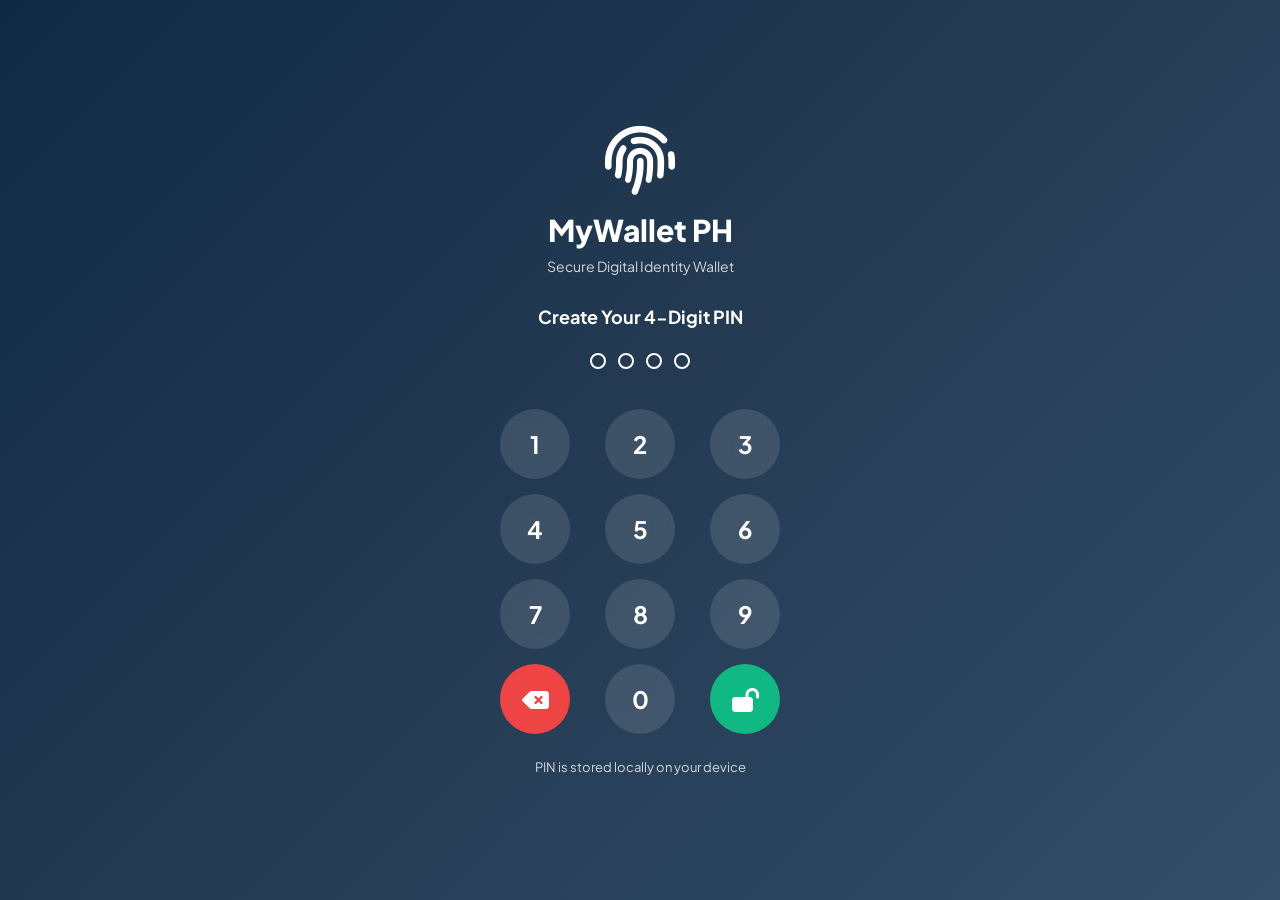
<file: lock.html>
<!DOCTYPE html>
<html lang="en">
<head>
<meta charset="UTF-8">
<meta name="viewport" content="width=device-width, initial-scale=1.0">
<title>MyWallet PH Lock</title>

<link rel="stylesheet" href="https://cdnjs.cloudflare.com/ajax/libs/font-awesome/6.4.0/css/all.min.css">
<link href="https://fonts.googleapis.com/css2?family=Plus+Jakarta+Sans:wght@400;500;600;700;800&display=swap" rel="stylesheet">

<style>
*{
margin:0;
padding:0;
box-sizing:border-box;
font-family:'Plus Jakarta Sans',sans-serif;
}

body{
height:100vh;
background:linear-gradient(135deg,#102a43,#243b53,#334e68);
display:flex;
justify-content:center;
align-items:center;
overflow:hidden;
}

.lock-container{
width:100%;
max-width:400px;
padding:25px;
display:flex;
flex-direction:column;
align-items:center;
color:white;
}

.logo{
text-align:center;
margin-bottom:30px;
}

.logo i{
font-size:70px;
margin-bottom:15px;
animation:pulse 2s infinite;
}

.logo h1{
font-size:30px;
font-weight:800;
}

.logo p{
font-size:14px;
opacity:.8;
margin-top:8px;
}

.pin-title{
font-size:18px;
font-weight:700;
margin-bottom:25px;
}

.pin-display{
display:flex;
gap:12px;
margin-bottom:40px;
}

.dot{
width:16px;
height:16px;
border-radius:50%;
border:2px solid white;
transition:.2s;
}

.dot.active{
background:white;
transform:scale(1.1);
}

.keys{
display:grid;
grid-template-columns:repeat(3,1fr);
gap:15px;
width:100%;
max-width:300px;
}

.keys button{
height:70px;
width:70px;
margin:auto;
border:none;
border-radius:50%;
font-size:24px;
font-weight:700;
background:rgba(255,255,255,.12);
color:white;
backdrop-filter:blur(10px);
cursor:pointer;
transition:.2s;
}

.keys button:active{
transform:scale(.9);
background:rgba(255,255,255,.25);
}

.clear{
background:#ef4444!important;
}

.unlock{
background:#10b981!important;
}

.info{
margin-top:25px;
font-size:13px;
opacity:.8;
text-align:center;
}

.error{
animation:shake .4s;
}

.success{
animation:success .5s;
}

@keyframes shake{
0%{transform:translateX(0)}
25%{transform:translateX(-10px)}
50%{transform:translateX(10px)}
75%{transform:translateX(-10px)}
100%{transform:translateX(0)}
}

@keyframes pulse{
0%{transform:scale(1)}
50%{transform:scale(1.08)}
100%{transform:scale(1)}
}

@keyframes success{
0%{transform:scale(1)}
50%{transform:scale(1.05)}
100%{transform:scale(1)}
}
</style>
</head>

<body>

<div class="lock-container">

<div class="logo">
<i class="fa-solid fa-fingerprint"></i>
<h1>MyWallet PH</h1>
<p>Secure Digital Identity Wallet</p>
</div>

<div class="pin-title" id="pinTitle">
Create Your 4-Digit PIN
</div>

<div class="pin-display">
<div class="dot"></div>
<div class="dot"></div>
<div class="dot"></div>
<div class="dot"></div>
</div>

<div class="keys">
<button onclick="addDigit('1')">1</button>
<button onclick="addDigit('2')">2</button>
<button onclick="addDigit('3')">3</button>

<button onclick="addDigit('4')">4</button>
<button onclick="addDigit('5')">5</button>
<button onclick="addDigit('6')">6</button>

<button onclick="addDigit('7')">7</button>
<button onclick="addDigit('8')">8</button>
<button onclick="addDigit('9')">9</button>

<button class="clear" onclick="removeDigit()">
<i class="fa-solid fa-delete-left"></i>
</button>

<button onclick="addDigit('0')">0</button>

<button class="unlock" onclick="submitPin()">
<i class="fa-solid fa-lock-open"></i>
</button>
</div>

<div class="info">
PIN is stored locally on your device
</div>

</div>

<script>

let enteredPin = "";

const dots = document.querySelectorAll(".dot");
const title = document.getElementById("pinTitle");

const savedPin = localStorage.getItem("walletPin");

if(savedPin){
title.textContent = "Enter Your PIN";
}

function updateDots(){

dots.forEach(dot=>{
dot.classList.remove("active");
});

for(let i=0;i<enteredPin.length;i++){
dots[i].classList.add("active");
}

}

function addDigit(num){

if(enteredPin.length >= 4) return;

enteredPin += num;

updateDots();

if(enteredPin.length === 4){
setTimeout(submitPin,200);
}

}

function removeDigit(){

enteredPin = enteredPin.slice(0,-1);

updateDots();

}

function resetPin(){

enteredPin = "";

updateDots();

}

function submitPin(){

if(enteredPin.length !== 4){
return;
}

const existingPin =
localStorage.getItem("walletPin");

if(!existingPin){

localStorage.setItem(
"walletPin",
enteredPin
);

document.querySelector(".lock-container")
.classList.add("success");

setTimeout(()=>{
window.location.href="index.html";
},500);

return;

}

if(enteredPin === existingPin){

document.querySelector(".lock-container")
.classList.add("success");

setTimeout(()=>{
window.location.href="index.html";
},500);

}else{

document.querySelector(".lock-container")
.classList.add("error");

setTimeout(()=>{
document.querySelector(".lock-container")
.classList.remove("error");
},400);

resetPin();

}

}

</script>

</body>
</html>
</file>
